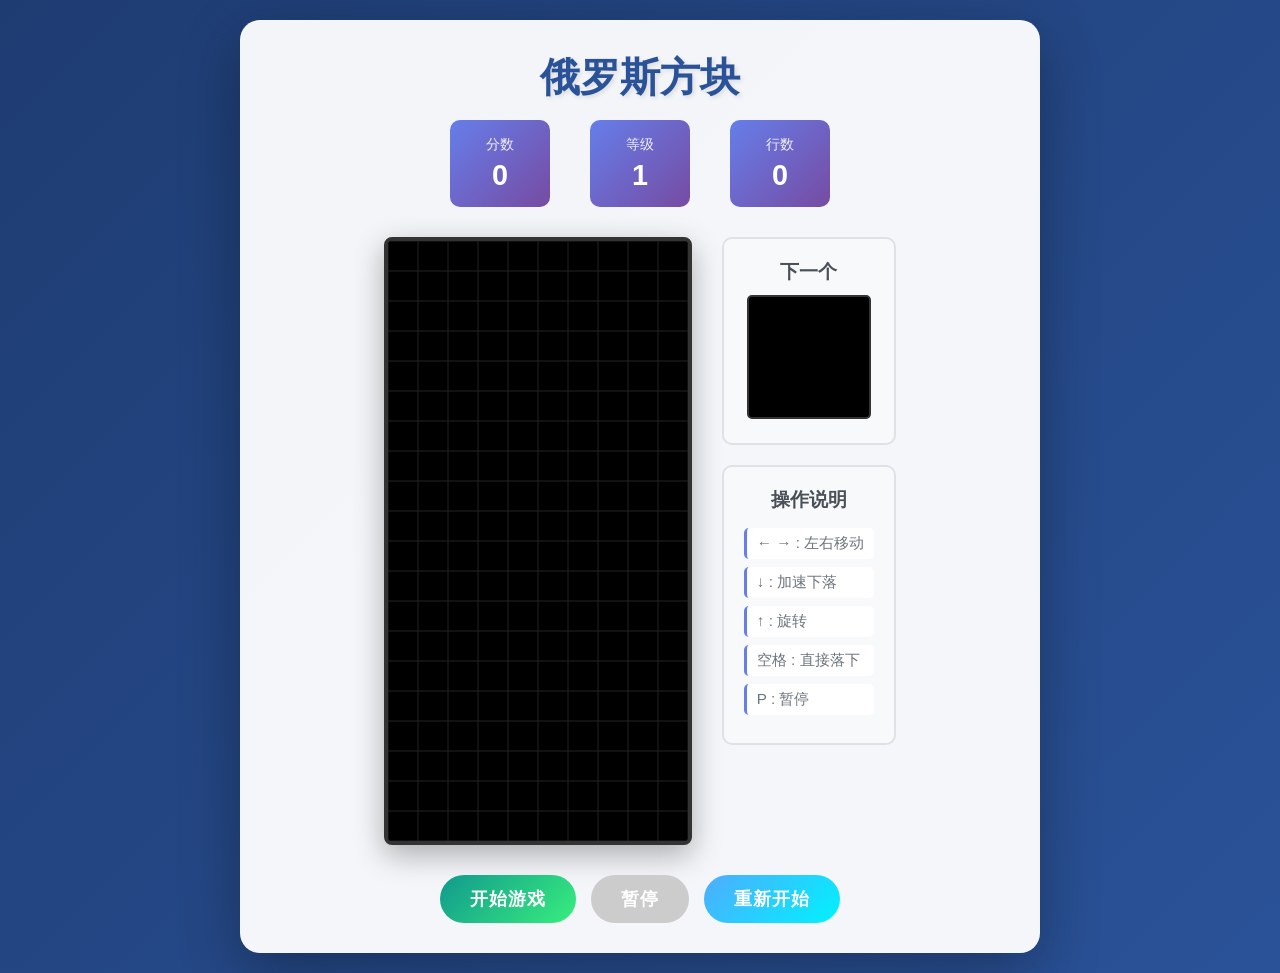
<file: example/teris-game-useTraeSOLO/index.html>
<!DOCTYPE html>
<html lang="zh-CN">
<head>
    <meta charset="UTF-8">
    <meta name="viewport" content="width=device-width, initial-scale=1.0">
    <title>俄罗斯方块</title>
    <link rel="stylesheet" href="style.css">
</head>
<body>
    <div class="game-container">
        <div class="game-info">
            <h1>俄罗斯方块</h1>
            <div class="score-board">
                <div class="score-item">
                    <span class="label">分数</span>
                    <span id="score">0</span>
                </div>
                <div class="score-item">
                    <span class="label">等级</span>
                    <span id="level">1</span>
                </div>
                <div class="score-item">
                    <span class="label">行数</span>
                    <span id="lines">0</span>
                </div>
            </div>
        </div>
        
        <div class="game-area">
            <canvas id="game-board" width="300" height="600"></canvas>
            <div class="side-panel">
                <div class="next-piece-container">
                    <h3>下一个</h3>
                    <canvas id="next-piece" width="120" height="120"></canvas>
                </div>
                <div class="controls-info">
                    <h3>操作说明</h3>
                    <p>← → : 左右移动</p>
                    <p>↓ : 加速下落</p>
                    <p>↑ : 旋转</p>
                    <p>空格 : 直接落下</p>
                    <p>P : 暂停</p>
                </div>
            </div>
        </div>
        
        <div class="game-buttons">
            <button id="start-btn">开始游戏</button>
            <button id="pause-btn" disabled>暂停</button>
            <button id="restart-btn">重新开始</button>
        </div>
        
        <div id="game-over-modal" class="modal hidden">
            <div class="modal-content">
                <h2>游戏结束</h2>
                <p>最终得分: <span id="final-score">0</span></p>
                <button id="modal-restart-btn">重新开始</button>
            </div>
        </div>
    </div>
    
    <script src="tetris.js"></script>
</body>
</html>
</file>
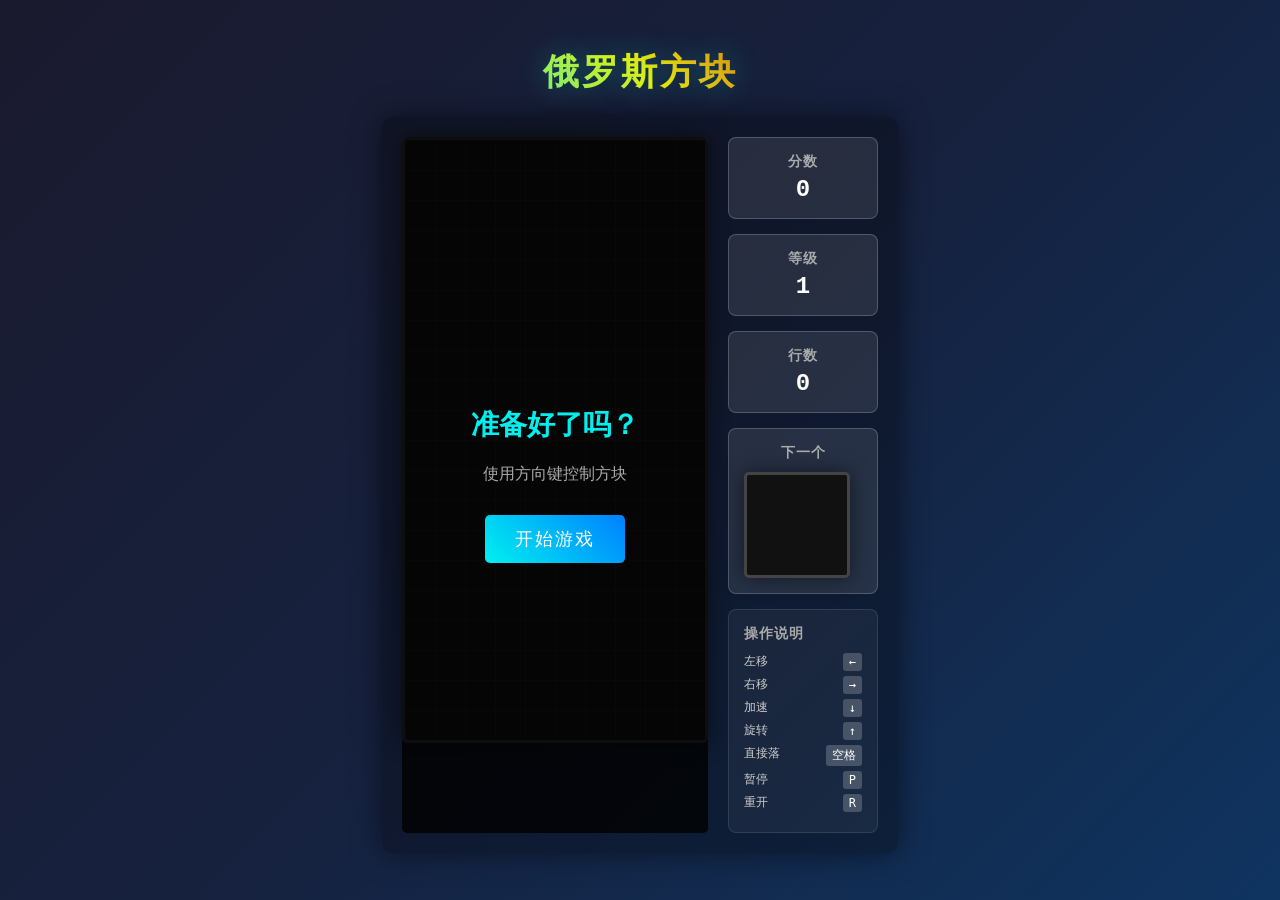
<file: example/tetris-game-useMemDDC/index.html>
<!DOCTYPE html>
<html lang="zh-CN">
<head>
  <meta charset="UTF-8">
  <meta name="viewport" content="width=device-width, initial-scale=1.0">
  <title>俄罗斯方块 - Tetris</title>
  <link rel="stylesheet" href="css/styles.css">
</head>
<body>
  <div class="wrapper">
    <div class="game-title">
      <h1>俄罗斯方块</h1>
    </div>
    
    <div class="game-container">
      <div class="game-board">
        <canvas id="gameCanvas"></canvas>
        <div id="startScreen" class="start-screen">
          <h2>准备好了吗？</h2>
          <p>使用方向键控制方块</p>
          <button id="startBtn" class="btn">开始游戏</button>
        </div>
      </div>
      
      <div class="side-panel">
        <div class="info-box">
          <h3>分数</h3>
          <div id="scoreValue" class="value">0</div>
        </div>
        
        <div class="info-box">
          <h3>等级</h3>
          <div id="levelValue" class="value">1</div>
        </div>
        
        <div class="info-box">
          <h3>行数</h3>
          <div id="linesValue" class="value">0</div>
        </div>
        
        <div class="next-piece-box">
          <h3>下一个</h3>
          <canvas id="nextPieceCanvas" width="100" height="100"></canvas>
        </div>
        
        <div class="controls-info">
          <h3>操作说明</h3>
          <ul>
            <li><span>左移</span><span class="key">←</span></li>
            <li><span>右移</span><span class="key">→</span></li>
            <li><span>加速</span><span class="key">↓</span></li>
            <li><span>旋转</span><span class="key">↑</span></li>
            <li><span>直接落</span><span class="key">空格</span></li>
            <li><span>暂停</span><span class="key">P</span></li>
            <li><span>重开</span><span class="key">R</span></li>
          </ul>
        </div>
      </div>
    </div>
  </div>

  <script type="module">
    import { Game } from './js/game.js';

    // 获取DOM元素
    const canvas = document.getElementById('gameCanvas');
    const startScreen = document.getElementById('startScreen');
    const startBtn = document.getElementById('startBtn');
    const scoreValue = document.getElementById('scoreValue');
    const levelValue = document.getElementById('levelValue');
    const linesValue = document.getElementById('linesValue');

    // 创建游戏实例
    const game = new Game(canvas);

    // 更新UI显示
    function updateUI() {
      scoreValue.textContent = game.score;
      levelValue.textContent = game.level;
      linesValue.textContent = game.lines;
    }

    // 监听游戏状态变化
    const originalRender = game.render.bind(game);
    game.render = function() {
      originalRender();
      updateUI();
    };

    // 开始按钮事件
    startBtn.addEventListener('click', () => {
      startScreen.classList.add('hidden');
      game.start();
    });

    // 页面加载完成后自动显示开始界面
    window.addEventListener('load', () => {
      game.render();
    });

    // 防止空格键滚动页面
    window.addEventListener('keydown', (e) => {
      if (e.code === 'Space' && e.target === document.body) {
        e.preventDefault();
      }
    });
  </script>
</body>
</html>
</file>
<file: example/teris-game-useTraeSOLO/style.css>
* {
    margin: 0;
    padding: 0;
    box-sizing: border-box;
}

body {
    font-family: 'Microsoft YaHei', Arial, sans-serif;
    background: linear-gradient(135deg, #1e3c72 0%, #2a5298 100%);
    min-height: 100vh;
    display: flex;
    justify-content: center;
    align-items: center;
    padding: 20px;
}

.game-container {
    background: rgba(255, 255, 255, 0.95);
    border-radius: 20px;
    padding: 30px;
    box-shadow: 0 20px 60px rgba(0, 0, 0, 0.3);
    max-width: 800px;
    width: 100%;
}

.game-info {
    text-align: center;
    margin-bottom: 20px;
}

.game-info h1 {
    color: #2a5298;
    font-size: 2.5em;
    margin-bottom: 15px;
    text-shadow: 2px 2px 4px rgba(0, 0, 0, 0.1);
}

.score-board {
    display: flex;
    justify-content: center;
    gap: 40px;
    flex-wrap: wrap;
}

.score-item {
    display: flex;
    flex-direction: column;
    align-items: center;
    background: linear-gradient(135deg, #667eea 0%, #764ba2 100%);
    color: white;
    padding: 15px 30px;
    border-radius: 10px;
    min-width: 100px;
}

.score-item .label {
    font-size: 0.9em;
    opacity: 0.9;
    margin-bottom: 5px;
}

.score-item span:last-child {
    font-size: 1.8em;
    font-weight: bold;
}

.game-area {
    display: flex;
    justify-content: center;
    gap: 30px;
    margin: 30px 0;
    flex-wrap: wrap;
}

#game-board {
    border: 4px solid #333;
    border-radius: 8px;
    background: #000;
    box-shadow: 0 10px 30px rgba(0, 0, 0, 0.3);
}

.side-panel {
    display: flex;
    flex-direction: column;
    gap: 20px;
}

.next-piece-container {
    background: #f8f9fa;
    padding: 20px;
    border-radius: 10px;
    text-align: center;
    border: 2px solid #dee2e6;
}

.next-piece-container h3 {
    color: #495057;
    margin-bottom: 10px;
    font-size: 1.2em;
}

#next-piece {
    border: 2px solid #333;
    border-radius: 5px;
    background: #000;
}

.controls-info {
    background: #f8f9fa;
    padding: 20px;
    border-radius: 10px;
    border: 2px solid #dee2e6;
}

.controls-info h3 {
    color: #495057;
    margin-bottom: 15px;
    font-size: 1.2em;
    text-align: center;
}

.controls-info p {
    color: #6c757d;
    margin: 8px 0;
    font-size: 0.95em;
    padding: 5px 10px;
    background: white;
    border-radius: 5px;
    border-left: 3px solid #667eea;
}

.game-buttons {
    display: flex;
    justify-content: center;
    gap: 15px;
    flex-wrap: wrap;
}

.game-buttons button {
    padding: 12px 30px;
    font-size: 1.1em;
    border: none;
    border-radius: 25px;
    cursor: pointer;
    transition: all 0.3s ease;
    font-weight: bold;
    text-transform: uppercase;
    letter-spacing: 1px;
}

#start-btn {
    background: linear-gradient(135deg, #11998e 0%, #38ef7d 100%);
    color: white;
}

#start-btn:hover:not(:disabled) {
    transform: translateY(-2px);
    box-shadow: 0 5px 20px rgba(17, 153, 142, 0.4);
}

#pause-btn {
    background: linear-gradient(135deg, #f093fb 0%, #f5576c 100%);
    color: white;
}

#pause-btn:hover:not(:disabled) {
    transform: translateY(-2px);
    box-shadow: 0 5px 20px rgba(245, 87, 108, 0.4);
}

#pause-btn:disabled {
    background: #ccc;
    cursor: not-allowed;
}

#restart-btn {
    background: linear-gradient(135deg, #4facfe 0%, #00f2fe 100%);
    color: white;
}

#restart-btn:hover {
    transform: translateY(-2px);
    box-shadow: 0 5px 20px rgba(79, 172, 254, 0.4);
}

.modal {
    position: fixed;
    top: 0;
    left: 0;
    width: 100%;
    height: 100%;
    background: rgba(0, 0, 0, 0.7);
    display: flex;
    justify-content: center;
    align-items: center;
    z-index: 1000;
}

.modal.hidden {
    display: none;
}

.modal-content {
    background: white;
    padding: 40px;
    border-radius: 20px;
    text-align: center;
    box-shadow: 0 20px 60px rgba(0, 0, 0, 0.3);
    animation: slideIn 0.3s ease;
}

@keyframes slideIn {
    from {
        transform: translateY(-50px);
        opacity: 0;
    }
    to {
        transform: translateY(0);
        opacity: 1;
    }
}

.modal-content h2 {
    color: #e74c3c;
    font-size: 2em;
    margin-bottom: 20px;
}

.modal-content p {
    font-size: 1.3em;
    color: #333;
    margin-bottom: 25px;
}

#final-score {
    color: #e74c3c;
    font-weight: bold;
    font-size: 1.4em;
}

#modal-restart-btn {
    padding: 12px 40px;
    font-size: 1.1em;
    background: linear-gradient(135deg, #667eea 0%, #764ba2 100%);
    color: white;
    border: none;
    border-radius: 25px;
    cursor: pointer;
    transition: all 0.3s ease;
    font-weight: bold;
}

#modal-restart-btn:hover {
    transform: translateY(-2px);
    box-shadow: 0 5px 20px rgba(102, 126, 234, 0.4);
}

@media (max-width: 600px) {
    .game-container {
        padding: 20px;
    }
    
    .game-info h1 {
        font-size: 1.8em;
    }
    
    .score-board {
        gap: 15px;
    }
    
    .score-item {
        padding: 10px 20px;
        min-width: 80px;
    }
    
    #game-board {
        width: 250px;
        height: 500px;
    }
    
    .game-buttons button {
        padding: 10px 20px;
        font-size: 1em;
    }
}
</file>
<file: example/tetris-game-useMemDDC/css/styles.css>
/**
 * 俄罗斯方块游戏样式
 */

* {
  margin: 0;
  padding: 0;
  box-sizing: border-box;
}

body {
  font-family: 'Arial', sans-serif;
  background: linear-gradient(135deg, #1a1a2e 0%, #16213e 50%, #0f3460 100%);
  min-height: 100vh;
  display: flex;
  justify-content: center;
  align-items: center;
  color: #fff;
}

.game-container {
  display: flex;
  gap: 20px;
  padding: 20px;
  background: rgba(0, 0, 0, 0.3);
  border-radius: 10px;
  box-shadow: 0 0 30px rgba(0, 0, 0, 0.5);
}

.game-board {
  position: relative;
}

canvas {
  display: block;
  border: 3px solid #444;
  border-radius: 5px;
  background: #111;
  box-shadow: 0 0 20px rgba(0, 0, 0, 0.5);
}

.side-panel {
  display: flex;
  flex-direction: column;
  gap: 15px;
  width: 150px;
}

.info-box {
  background: rgba(255, 255, 255, 0.1);
  border-radius: 8px;
  padding: 15px;
  text-align: center;
  border: 1px solid rgba(255, 255, 255, 0.2);
}

.info-box h3 {
  font-size: 14px;
  color: #aaa;
  margin-bottom: 5px;
  text-transform: uppercase;
  letter-spacing: 1px;
}

.info-box .value {
  font-size: 24px;
  font-weight: bold;
  color: #fff;
  font-family: 'Courier New', monospace;
}

.next-piece-box {
  background: rgba(255, 255, 255, 0.1);
  border-radius: 8px;
  padding: 15px;
  text-align: center;
  border: 1px solid rgba(255, 255, 255, 0.2);
  min-height: 120px;
}

.next-piece-box h3 {
  font-size: 14px;
  color: #aaa;
  margin-bottom: 10px;
  text-transform: uppercase;
  letter-spacing: 1px;
}

.next-piece-preview {
  width: 100%;
  height: 80px;
  display: flex;
  justify-content: center;
  align-items: center;
}

.controls-info {
  background: rgba(255, 255, 255, 0.05);
  border-radius: 8px;
  padding: 15px;
  border: 1px solid rgba(255, 255, 255, 0.1);
}

.controls-info h3 {
  font-size: 14px;
  color: #aaa;
  margin-bottom: 10px;
  text-transform: uppercase;
  letter-spacing: 1px;
}

.controls-info ul {
  list-style: none;
  font-size: 12px;
  color: #ccc;
}

.controls-info li {
  margin-bottom: 5px;
  display: flex;
  justify-content: space-between;
}

.controls-info .key {
  background: rgba(255, 255, 255, 0.2);
  padding: 2px 6px;
  border-radius: 3px;
  font-family: monospace;
  color: #fff;
}

.game-title {
  text-align: center;
  margin-bottom: 20px;
}

.game-title h1 {
  font-size: 36px;
  background: linear-gradient(45deg, #00f0f0, #f0f000, #f00000);
  -webkit-background-clip: text;
  -webkit-text-fill-color: transparent;
  background-clip: text;
  text-shadow: 0 0 30px rgba(0, 240, 240, 0.3);
  letter-spacing: 3px;
}

.start-screen {
  position: absolute;
  top: 0;
  left: 0;
  width: 100%;
  height: 100%;
  background: rgba(0, 0, 0, 0.8);
  display: flex;
  flex-direction: column;
  justify-content: center;
  align-items: center;
  border-radius: 5px;
}

.start-screen h2 {
  font-size: 28px;
  margin-bottom: 20px;
  color: #00f0f0;
}

.start-screen p {
  color: #aaa;
  margin-bottom: 30px;
}

.btn {
  padding: 12px 30px;
  font-size: 18px;
  background: linear-gradient(45deg, #00f0f0, #0080ff);
  border: none;
  border-radius: 5px;
  color: #fff;
  cursor: pointer;
  transition: all 0.3s ease;
  text-transform: uppercase;
  letter-spacing: 2px;
}

.btn:hover {
  transform: scale(1.05);
  box-shadow: 0 0 20px rgba(0, 240, 240, 0.5);
}

.hidden {
  display: none !important;
}

/* 响应式设计 */
@media (max-width: 600px) {
  .game-container {
    flex-direction: column;
    align-items: center;
  }
  
  .side-panel {
    width: 100%;
    flex-direction: row;
    flex-wrap: wrap;
    justify-content: center;
  }
  
  .info-box, .next-piece-box, .controls-info {
    flex: 1;
    min-width: 100px;
  }
}
</file>
